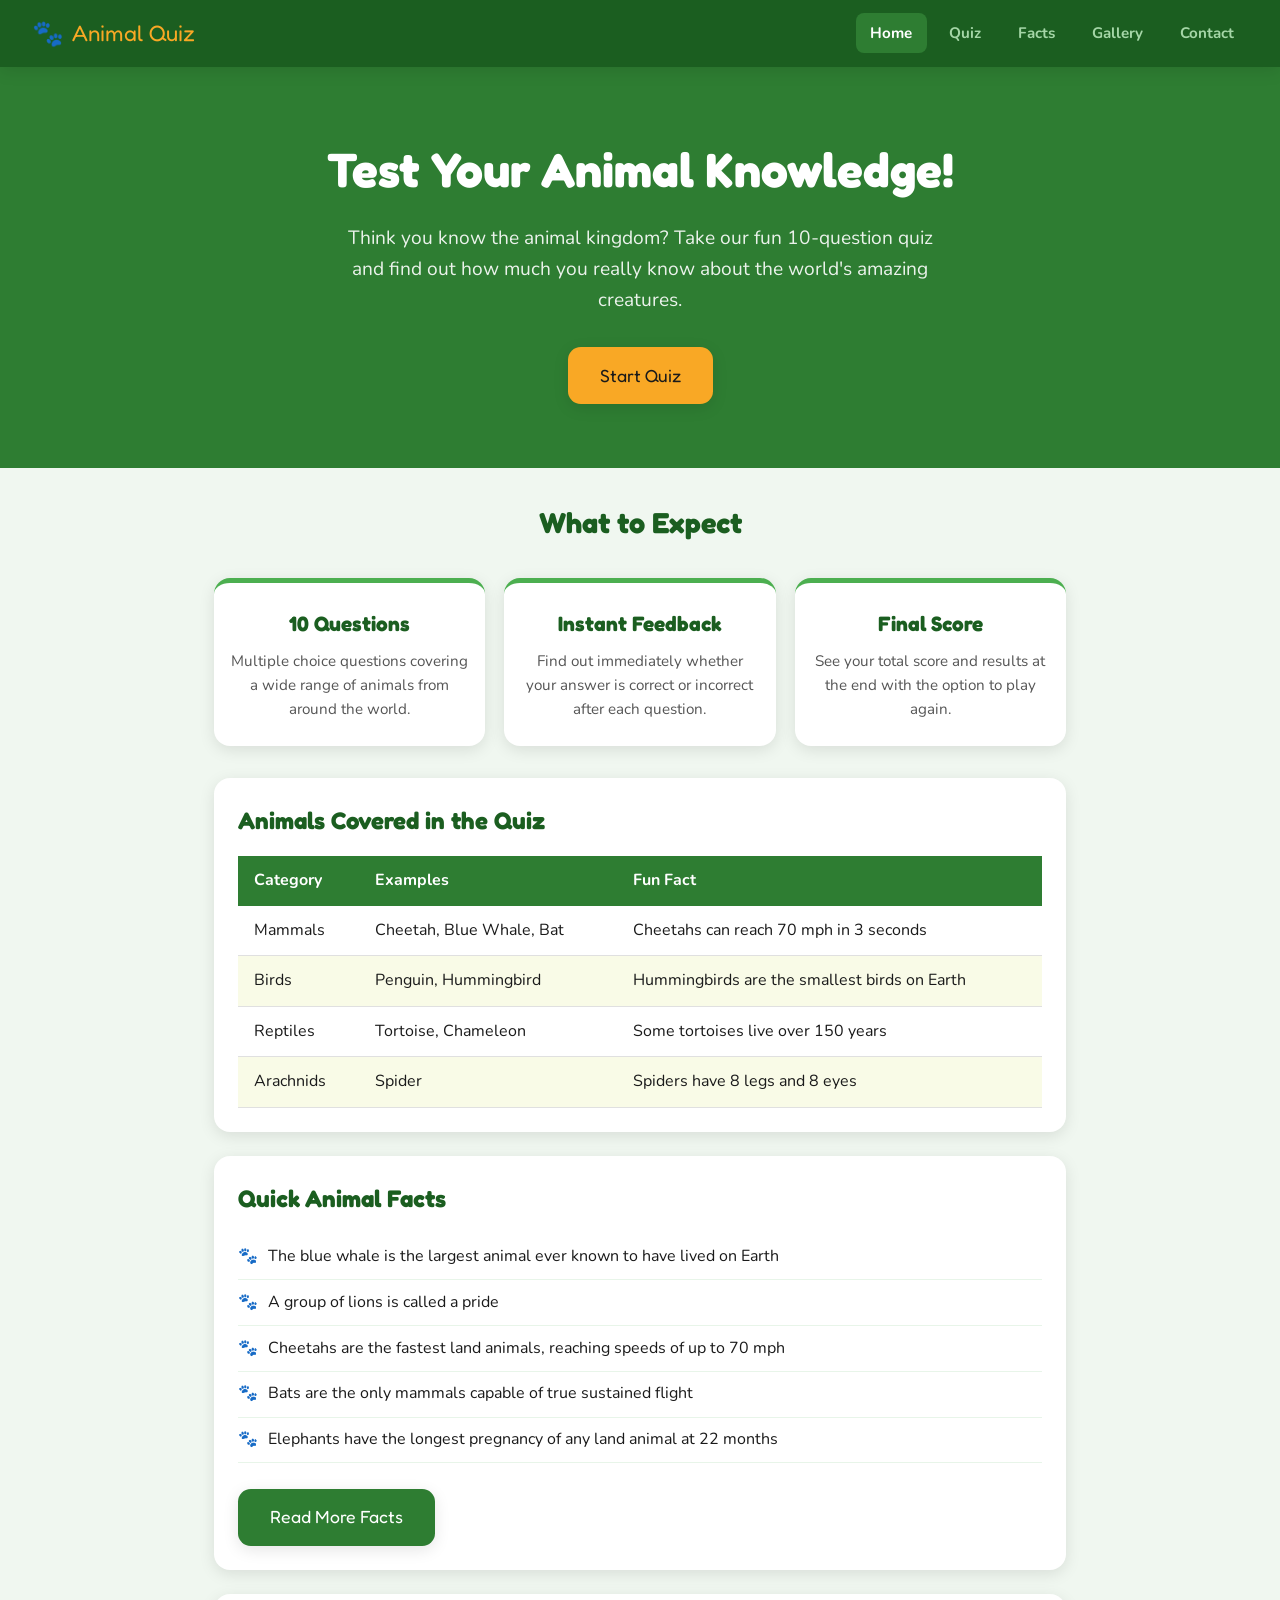
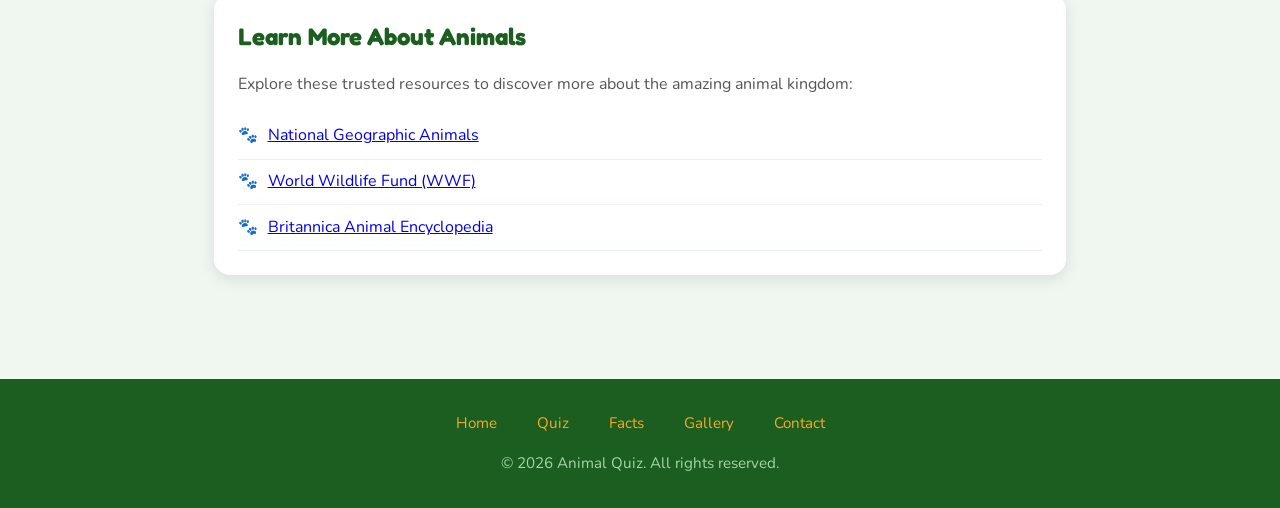
<file: index.html>
<!DOCTYPE html>
<html lang="en">
<head>
   <meta charset="UTF-8">
   <meta name="viewport" content="width=device-width, initial-scale=1.0">
   <meta name="description" content="Test your animal knowledge with our fun 10-question quiz! Learn amazing animal facts, explore our gallery, and challenge yourself today.">
   <title>Animal Quiz - Test Your Animal Knowledge</title>
   <link rel="stylesheet" href="styles.css">
</head>
<body>

   <nav aria-label="Main navigation">
      <a href="index.html" class="nav-logo" aria-label="Animal Quiz Home">
         <span class="logo-icon">🐾</span>
         <span>Animal Quiz</span>
      </a>
      <ul class="nav-links">
         <li><a href="index.html" class="active" aria-current="page">Home</a></li>
         <li><a href="quiz.html">Quiz</a></li>
         <li><a href="facts.html">Facts</a></li>
         <li><a href="gallery.html">Gallery</a></li>
         <li><a href="contact.html">Contact</a></li>
      </ul>
   </nav>

   <main>
      <!-- Hero -->
      <section class="hero" aria-label="Welcome section">
         <h1>Test Your Animal Knowledge!</h1>
         <p>Think you know the animal kingdom? Take our fun 10-question quiz and find out how much you really know about the world's amazing creatures.</p>
         <a href="quiz.html" class="btn btn-yellow" aria-label="Start the animal knowledge quiz">Start Quiz</a>
      </section>

      <div class="container">

         <!-- Features -->
         <section aria-label="Quiz features">
            <h2 style="font-family:'Fredoka One',cursive; color:var(--green-dark); font-size:1.8rem; margin-bottom:1.2rem; text-align:center;">What to Expect</h2>
            <div class="feature-grid">
               <div class="feature-card">
                  <h3>10 Questions</h3>
                  <p>Multiple choice questions covering a wide range of animals from around the world.</p>
               </div>
               <div class="feature-card">
                  <h3>Instant Feedback</h3>
                  <p>Find out immediately whether your answer is correct or incorrect after each question.</p>
               </div>
               <div class="feature-card">
                  <h3>Final Score</h3>
                  <p>See your total score and results at the end with the option to play again.</p>
               </div>
            </div>
         </section>

         <!-- Animal Categories Table -->
         <section class="card" aria-label="Animal categories covered in the quiz">
            <h2 style="font-family:'Fredoka One',cursive; color:var(--green-dark); font-size:1.5rem; margin-bottom:1rem;">Animals Covered in the Quiz</h2>
            <table aria-label="Animal categories and examples">
               <thead>
                  <tr>
                     <th>Category</th>
                     <th>Examples</th>
                     <th>Fun Fact</th>
                  </tr>
               </thead>
               <tbody>
                  <tr>
                     <td>Mammals</td>
                     <td>Cheetah, Blue Whale, Bat</td>
                     <td>Cheetahs can reach 70 mph in 3 seconds</td>
                  </tr>
                  <tr>
                     <td>Birds</td>
                     <td>Penguin, Hummingbird</td>
                     <td>Hummingbirds are the smallest birds on Earth</td>
                  </tr>
                  <tr>
                     <td>Reptiles</td>
                     <td>Tortoise, Chameleon</td>
                     <td>Some tortoises live over 150 years</td>
                  </tr>
                  <tr>
                     <td>Arachnids</td>
                     <td>Spider</td>
                     <td>Spiders have 8 legs and 8 eyes</td>
                  </tr>
               </tbody>
            </table>
         </section>

         <!-- Quick Facts List -->
         <section class="card" aria-label="Quick animal facts">
            <h2 style="font-family:'Fredoka One',cursive; color:var(--green-dark); font-size:1.5rem; margin-bottom:1rem;">Quick Animal Facts</h2>
            <ul class="animal-list" aria-label="List of quick animal facts">
               <li>The blue whale is the largest animal ever known to have lived on Earth</li>
               <li>A group of lions is called a pride</li>
               <li>Cheetahs are the fastest land animals, reaching speeds of up to 70 mph</li>
               <li>Bats are the only mammals capable of true sustained flight</li>
               <li>Elephants have the longest pregnancy of any land animal at 22 months</li>
            </ul>
            <br>
            <a href="facts.html" class="btn" aria-label="Read more animal facts">Read More Facts</a>
         </section>

         <!-- External Links -->
         <section class="card" aria-label="Learn more about animals">
            <h2 style="font-family:'Fredoka One',cursive; color:var(--green-dark); font-size:1.5rem; margin-bottom:1rem;">Learn More About Animals</h2>
            <p style="margin-bottom:1rem; color:var(--text-muted);">Explore these trusted resources to discover more about the amazing animal kingdom:</p>
            <ul class="animal-list">
               <li><a href="https://www.nationalgeographic.com/animals" target="_blank" rel="noopener noreferrer" aria-label="Visit National Geographic Animals website">National Geographic Animals</a></li>
               <li><a href="https://www.worldwildlife.org" target="_blank" rel="noopener noreferrer" aria-label="Visit World Wildlife Fund website">World Wildlife Fund (WWF)</a></li>
               <li><a href="https://www.britannica.com/animal" target="_blank" rel="noopener noreferrer" aria-label="Visit Britannica Animal Encyclopedia">Britannica Animal Encyclopedia</a></li>
            </ul>
         </section>

      </div>
   </main>

   <footer>
      <div class="footer-links">
         <a href="index.html">Home</a>
         <a href="quiz.html">Quiz</a>
         <a href="facts.html">Facts</a>
         <a href="gallery.html">Gallery</a>
         <a href="contact.html">Contact</a>
      </div>
      <p>&copy; 2026 Animal Quiz. All rights reserved.</p>
   </footer>

</body>
</html>
</file>
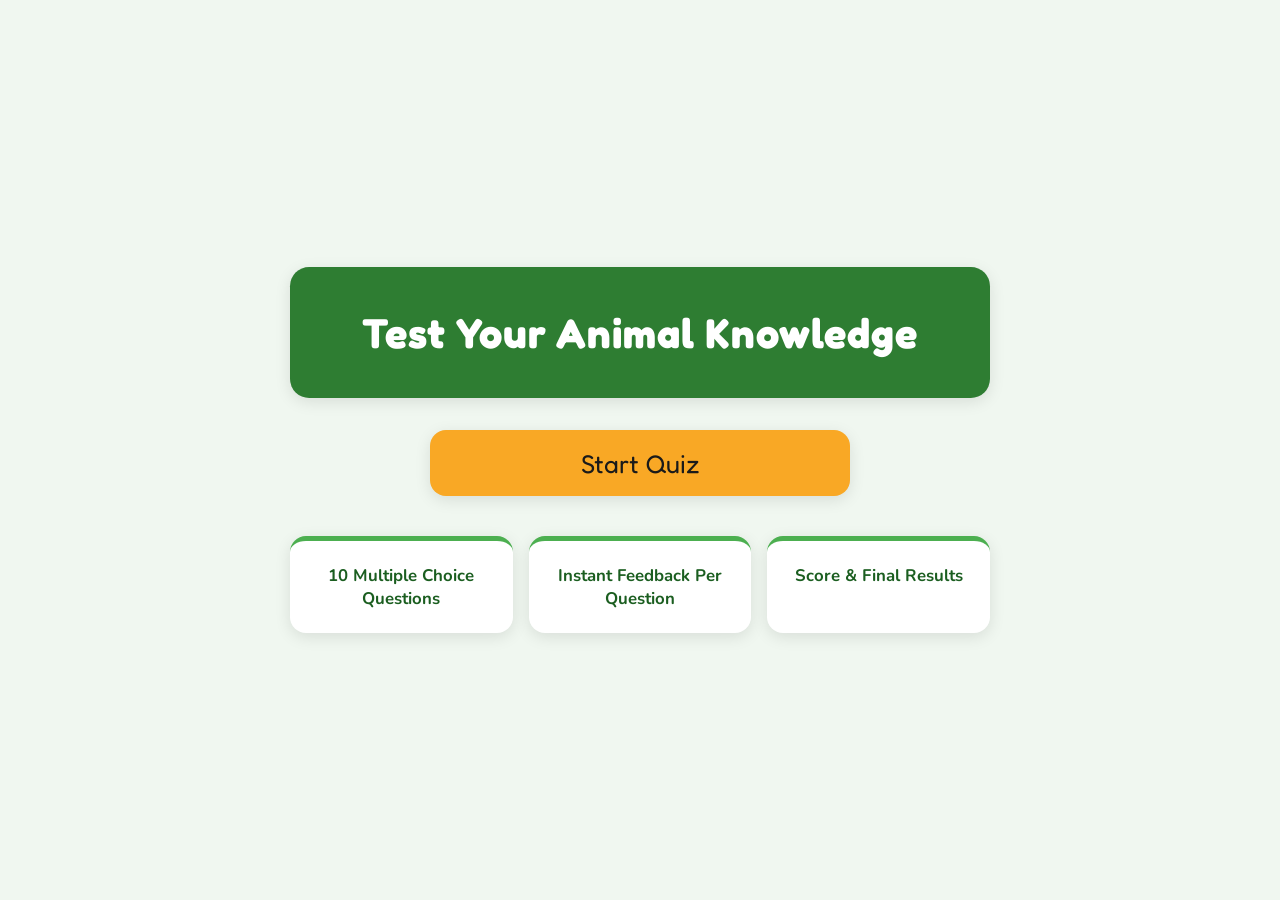
<file: animal quiz.html>
<!DOCTYPE html>
<html lang="en">
<head>
   <meta charset="UTF-8">
   <meta name="viewport" content="width=device-width, initial-scale=1.0">
   <title>Test Your Animal Knowledge</title>
   <style>
      @import url('https://fonts.googleapis.com/css2?family=Fredoka+One&family=Nunito:wght@400;600;700&display=swap');

      :root {
         --green: #2e7d32;
         --green-light: #4caf50;
         --green-dark: #1b5e20;
         --yellow: #f9a825;
         --yellow-light: #fdd835;
         --red: #c62828;
         --red-light: #ef9a9a;
         --white: #ffffff;
         --bg: #f0f7f0;
         --text: #1a1a1a;
         --card: #ffffff;
         --shadow: 0 4px 16px rgba(0,0,0,0.10);
      }

      * { box-sizing: border-box; margin: 0; padding: 0; }

      body {
         font-family: 'Nunito', sans-serif;
         background: var(--bg);
         color: var(--text);
         min-height: 100vh;
         display: flex;
         flex-direction: column;
         align-items: center;
         justify-content: center;
         padding: 1.5rem;
      }

      /* ── SCREENS ── */
      .screen { display: none; width: 100%; max-width: 700px; }
      .screen.active { display: block; }

      /* ── HOME ── */
      header {
         background: var(--green);
         border-radius: 1.2rem;
         padding: 2.5rem 2rem;
         text-align: center;
         margin-bottom: 2rem;
         box-shadow: var(--shadow);
      }

      header h1 {
         font-family: 'Fredoka One', cursive;
         font-size: 2.6rem;
         color: var(--white);
         letter-spacing: 0.02em;
      }

      #start-btn {
         display: block;
         width: 60%;
         margin: 0 auto 2.5rem;
         padding: 1.1rem 2rem;
         background: var(--yellow);
         color: var(--text);
         font-family: 'Fredoka One', cursive;
         font-size: 1.6rem;
         border: none;
         border-radius: 1rem;
         cursor: pointer;
         box-shadow: var(--shadow);
         transition: background 0.2s, transform 0.1s;
      }

      #start-btn:hover, #start-btn:focus {
         background: var(--yellow-light);
         transform: scale(1.03);
         outline: 3px solid var(--green-dark);
      }

      .features {
         display: flex;
         gap: 1rem;
         justify-content: space-between;
      }

      .feature-card {
         flex: 1;
         background: var(--card);
         border-radius: 1rem;
         padding: 1.4rem 1rem;
         text-align: center;
         box-shadow: var(--shadow);
         border-top: 5px solid var(--green-light);
      }

      .feature-card p {
         font-size: 1.05rem;
         font-weight: 700;
         color: var(--green-dark);
         line-height: 1.4;
      }

      /* ── QUIZ ── */
      #progress-bar-container {
         background: #c8e6c9;
         border-radius: 2rem;
         height: 1.2rem;
         margin-bottom: 1.5rem;
         overflow: hidden;
         box-shadow: inset 0 2px 4px rgba(0,0,0,0.08);
      }

      #progress-bar {
         height: 100%;
         background: var(--green);
         border-radius: 2rem;
         transition: width 0.4s ease;
         width: 0%;
      }

      #progress-label {
         text-align: center;
         font-size: 0.95rem;
         font-weight: 600;
         color: var(--green-dark);
         margin-bottom: 1rem;
      }

      #question-box {
         background: var(--green);
         color: var(--white);
         border-radius: 1.2rem;
         padding: 2rem 1.5rem;
         text-align: center;
         font-family: 'Fredoka One', cursive;
         font-size: 1.5rem;
         margin-bottom: 1.5rem;
         box-shadow: var(--shadow);
         min-height: 100px;
         display: flex;
         align-items: center;
         justify-content: center;
      }

      #feedback {
         text-align: center;
         font-size: 1.1rem;
         font-weight: 700;
         min-height: 1.8rem;
         margin-bottom: 0.8rem;
         border-radius: 0.5rem;
         padding: 0.3rem 1rem;
      }

      .feedback-correct { color: var(--green-dark); background: #c8e6c9; }
      .feedback-incorrect { color: var(--red); background: var(--red-light); }

      #choices {
         display: flex;
         flex-direction: column;
         gap: 0.85rem;
      }

      .choice-btn {
         width: 100%;
         padding: 1rem 1.5rem;
         background: var(--card);
         border: 2px solid #c8e6c9;
         border-radius: 0.9rem;
         font-family: 'Nunito', sans-serif;
         font-size: 1.1rem;
         font-weight: 700;
         color: var(--text);
         cursor: pointer;
         text-align: left;
         transition: background 0.15s, border-color 0.15s, transform 0.1s;
         box-shadow: var(--shadow);
      }

      .choice-btn:hover:not(:disabled), .choice-btn:focus:not(:disabled) {
         background: #e8f5e9;
         border-color: var(--green);
         transform: scale(1.01);
         outline: 3px solid var(--green-dark);
      }

      .choice-btn.correct {
         background: #c8e6c9;
         border-color: var(--green-dark);
         color: var(--green-dark);
      }

      .choice-btn.incorrect {
         background: var(--red-light);
         border-color: var(--red);
         color: var(--red);
      }

      .choice-btn:disabled { cursor: default; }

      #next-btn {
         display: none;
         margin: 1.2rem auto 0;
         padding: 0.8rem 2.5rem;
         background: var(--green);
         color: var(--white);
         font-family: 'Fredoka One', cursive;
         font-size: 1.2rem;
         border: none;
         border-radius: 0.8rem;
         cursor: pointer;
         box-shadow: var(--shadow);
         transition: background 0.2s;
      }

      #next-btn:hover, #next-btn:focus {
         background: var(--green-dark);
         outline: 3px solid var(--yellow);
      }

      /* ── RESULTS ── */
      #results-screen header {
         background: var(--green-dark);
      }

      #results-screen header h2 {
         font-family: 'Fredoka One', cursive;
         font-size: 2.2rem;
         color: var(--white);
      }

      #score-display {
         font-family: 'Fredoka One', cursive;
         font-size: 3rem;
         color: var(--green-dark);
         margin-top: 0.5rem;
      }

      .result-cards {
         display: flex;
         gap: 1.5rem;
         justify-content: center;
         margin: 2rem 0;
      }

      .result-card {
         flex: 1;
         background: var(--card);
         border-radius: 1rem;
         padding: 1.5rem 1rem;
         text-align: center;
         box-shadow: var(--shadow);
      }

      .result-card.correct-card { border-top: 5px solid var(--green-light); }
      .result-card.incorrect-card { border-top: 5px solid var(--red); }

      .result-card .result-num {
         font-family: 'Fredoka One', cursive;
         font-size: 2.5rem;
      }

      .correct-card .result-num { color: var(--green-dark); }
      .incorrect-card .result-num { color: var(--red); }

      .result-card p {
         font-size: 1rem;
         font-weight: 700;
         color: #555;
         margin-top: 0.3rem;
      }

      #play-again-btn {
         display: block;
         margin: 0 auto;
         padding: 1rem 2.5rem;
         background: var(--yellow);
         color: var(--text);
         font-family: 'Fredoka One', cursive;
         font-size: 1.4rem;
         border: none;
         border-radius: 1rem;
         cursor: pointer;
         box-shadow: var(--shadow);
         transition: background 0.2s, transform 0.1s;
      }

      #play-again-btn:hover, #play-again-btn:focus {
         background: var(--yellow-light);
         transform: scale(1.03);
         outline: 3px solid var(--green-dark);
      }

      @media (max-width: 500px) {
         header h1 { font-size: 1.8rem; }
         #start-btn { width: 90%; font-size: 1.3rem; }
         .features { flex-direction: column; }
         .result-cards { flex-direction: column; }
         #question-box { font-size: 1.2rem; }
      }
   </style>
</head>
<body>

   <!-- HOME SCREEN -->
   <main id="home-screen" class="screen active" aria-label="Quiz Home">
      <header>
         <h1>Test Your Animal Knowledge</h1>
      </header>
      <button id="start-btn" aria-label="Start the animal knowledge quiz">Start Quiz</button>
      <section aria-label="Quiz features">
         <div class="features">
            <div class="feature-card">
               <p>10 Multiple Choice Questions</p>
            </div>
            <div class="feature-card">
               <p>Instant Feedback Per Question</p>
            </div>
            <div class="feature-card">
               <p>Score &amp; Final Results</p>
            </div>
         </div>
      </section>
   </main>

   <!-- QUIZ SCREEN -->
   <main id="quiz-screen" class="screen" aria-label="Quiz Questions" aria-live="polite">
      <div id="progress-bar-container" role="progressbar" aria-valuemin="0" aria-valuemax="10" aria-valuenow="0" aria-label="Quiz progress">
         <div id="progress-bar"></div>
      </div>
      <p id="progress-label" aria-live="polite">Question 1 of 10</p>
      <div id="question-box" aria-live="polite" aria-atomic="true"></div>
      <div id="feedback" aria-live="assertive" aria-atomic="true" role="alert"></div>
      <div id="choices" role="group" aria-label="Answer choices"></div>
      <button id="next-btn" aria-label="Go to next question">Next Question</button>
   </main>

   <!-- RESULTS SCREEN -->
   <main id="results-screen" class="screen" aria-label="Quiz Results">
      <header>
         <h2>Quiz Complete!</h2>
         <p id="score-display" aria-live="polite"></p>
      </header>
      <div class="result-cards">
         <div class="result-card correct-card">
            <p class="result-num" id="num-correct"></p>
            <p>Correct</p>
         </div>
         <div class="result-card incorrect-card">
            <p class="result-num" id="num-incorrect"></p>
            <p>Incorrect</p>
         </div>
      </div>
      <button id="play-again-btn" aria-label="Play the quiz again">Play Again</button>
   </main>

   <script>
      const questions = [
         { question: "What is the fastest land animal?", choices: ["Lion", "Cheetah", "Horse", "Greyhound"], answer: 1 },
         { question: "How many legs does a spider have?", choices: ["6", "8", "10", "12"], answer: 1 },
         { question: "What is the largest mammal in the world?", choices: ["Elephant", "Giraffe", "Blue Whale", "Hippopotamus"], answer: 2 },
         { question: "Which bird cannot fly?", choices: ["Eagle", "Parrot", "Penguin", "Sparrow"], answer: 2 },
         { question: "What is a group of lions called?", choices: ["Pack", "Herd", "Pride", "Flock"], answer: 2 },
         { question: "Which animal is known for changing color?", choices: ["Iguana", "Chameleon", "Gecko", "Salamander"], answer: 1 },
         { question: "How long is an elephant pregnant before giving birth?", choices: ["6 months", "12 months", "18 months", "22 months"], answer: 3 },
         { question: "What is the only mammal capable of true flight?", choices: ["Flying Squirrel", "Bat", "Sugar Glider", "Colugo"], answer: 1 },
         { question: "Which animal has the longest lifespan?", choices: ["Tortoise", "Elephant", "Parrot", "Whale"], answer: 0 },
         { question: "What is the smallest bird in the world?", choices: ["Hummingbird", "Sparrow", "Finch", "Wren"], answer: 0 }
      ];

      let current = 0;
      let score = 0;
      let answered = false;

      const homeScreen = document.getElementById('home-screen');
      const quizScreen = document.getElementById('quiz-screen');
      const resultsScreen = document.getElementById('results-screen');
      const questionBox = document.getElementById('question-box');
      const choicesDiv = document.getElementById('choices');
      const feedback = document.getElementById('feedback');
      const nextBtn = document.getElementById('next-btn');
      const progressBar = document.getElementById('progress-bar');
      const progressLabel = document.getElementById('progress-label');
      const progressContainer = document.getElementById('progress-bar-container');

      function showScreen(screen) {
         homeScreen.classList.remove('active');
         quizScreen.classList.remove('active');
         resultsScreen.classList.remove('active');
         screen.classList.add('active');
      }

      function loadQuestion() {
         answered = false;
         feedback.textContent = '';
         feedback.className = '';
         nextBtn.style.display = 'none';

         const q = questions[current];
         questionBox.textContent = q.question;
         progressLabel.textContent = `Question ${current + 1} of ${questions.length}`;
         const pct = (current / questions.length) * 100;
         progressBar.style.width = pct + '%';
         progressContainer.setAttribute('aria-valuenow', current);

         choicesDiv.innerHTML = '';
         q.choices.forEach((choice, i) => {
            const btn = document.createElement('button');
            btn.className = 'choice-btn';
            btn.textContent = choice;
            btn.setAttribute('aria-label', `Choice ${i + 1}: ${choice}`);
            btn.addEventListener('click', () => selectAnswer(i, btn));
            choicesDiv.appendChild(btn);
         });
      }

      function selectAnswer(index, btn) {
         if (answered) return;
         answered = true;

         const correct = questions[current].answer;
         const allBtns = choicesDiv.querySelectorAll('.choice-btn');
         allBtns.forEach(b => b.disabled = true);

         if (index === correct) {
            btn.classList.add('correct');
            feedback.textContent = 'Correct!';
            feedback.className = 'feedback-correct';
            score++;
         } else {
            btn.classList.add('incorrect');
            allBtns[correct].classList.add('correct');
            feedback.textContent = `Incorrect! The correct answer is: ${questions[current].choices[correct]}`;
            feedback.className = 'feedback-incorrect';
         }

         nextBtn.style.display = 'block';
         nextBtn.textContent = current < questions.length - 1 ? 'Next Question' : 'See Results';
         nextBtn.setAttribute('aria-label', current < questions.length - 1 ? 'Go to next question' : 'See your final results');
      }

      function showResults() {
         progressBar.style.width = '100%';
         progressContainer.setAttribute('aria-valuenow', questions.length);
         document.getElementById('score-display').textContent = `${score} / ${questions.length}`;
         document.getElementById('num-correct').textContent = score;
         document.getElementById('num-incorrect').textContent = questions.length - score;
         showScreen(resultsScreen);
      }

      document.getElementById('start-btn').addEventListener('click', () => {
         current = 0;
         score = 0;
         showScreen(quizScreen);
         loadQuestion();
      });

      nextBtn.addEventListener('click', () => {
         current++;
         if (current < questions.length) {
            loadQuestion();
         } else {
            showResults();
         }
      });

      document.getElementById('play-again-btn').addEventListener('click', () => {
         current = 0;
         score = 0;
         showScreen(quizScreen);
         loadQuestion();
      });
   </script>

</body>
</html>
</file>
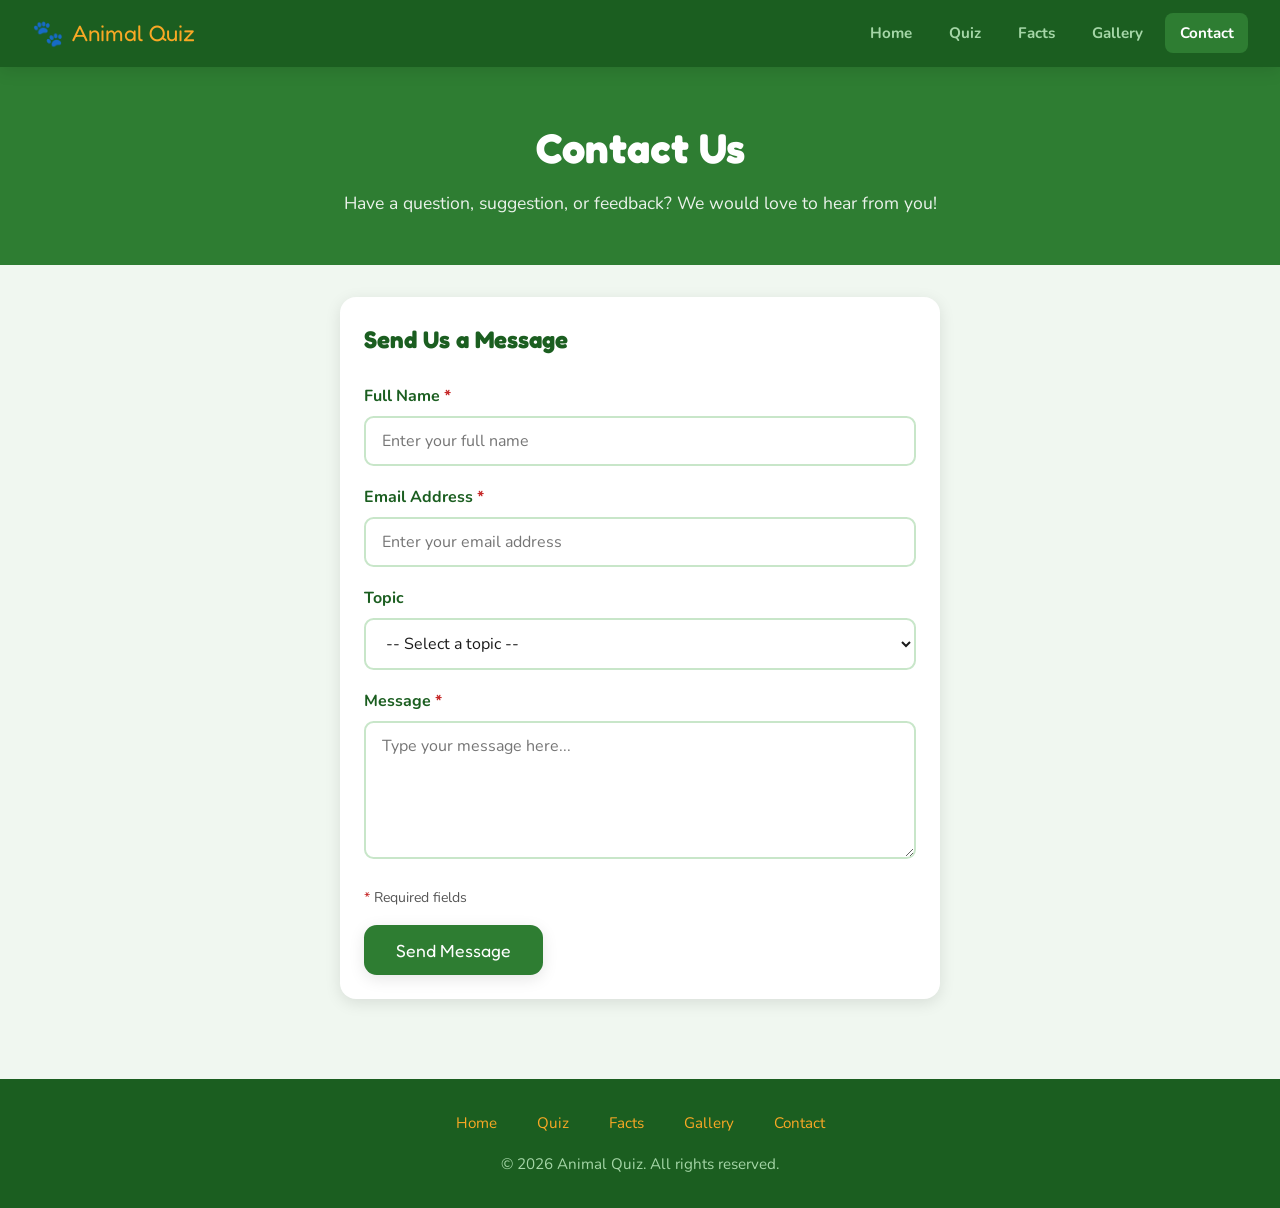
<file: contact.html>
<!DOCTYPE html>
<html lang="en">
<head>
   <meta charset="UTF-8">
   <meta name="viewport" content="width=device-width, initial-scale=1.0">
   <meta name="description" content="Contact the Animal Quiz team. Send us your feedback, suggest new quiz questions, or ask about the animal kingdom.">
   <title>Animal Quiz - Contact Us</title>
   <link rel="stylesheet" href="styles.css">
</head>
<body>

   <nav aria-label="Main navigation">
      <a href="index.html" class="nav-logo" aria-label="Animal Quiz Home">
         <span class="logo-icon">🐾</span>
         <span>Animal Quiz</span>
      </a>
      <ul class="nav-links">
         <li><a href="index.html">Home</a></li>
         <li><a href="quiz.html">Quiz</a></li>
         <li><a href="facts.html">Facts</a></li>
         <li><a href="gallery.html">Gallery</a></li>
         <li><a href="contact.html" class="active" aria-current="page">Contact</a></li>
      </ul>
   </nav>

   <main>
      <div class="page-header">
         <h1>Contact Us</h1>
         <p>Have a question, suggestion, or feedback? We would love to hear from you!</p>
      </div>

      <div class="container">
         <div class="card" style="max-width:600px; margin:0 auto;">
            <h2 style="font-family:'Fredoka One',cursive; color:var(--green-dark); font-size:1.5rem; margin-bottom:1.5rem;">Send Us a Message</h2>

            <form id="contact-form" novalidate aria-label="Contact form">

               <div class="form-group">
                  <label for="name">Full Name <span aria-hidden="true" style="color:var(--red);">*</span></label>
                  <input type="text" id="name" name="name" placeholder="Enter your full name"
                         aria-required="true" aria-describedby="name-error">
                  <p class="error-msg" id="name-error" role="alert">Please enter your full name.</p>
               </div>

               <div class="form-group">
                  <label for="email">Email Address <span aria-hidden="true" style="color:var(--red);">*</span></label>
                  <input type="email" id="email" name="email" placeholder="Enter your email address"
                         aria-required="true" aria-describedby="email-error">
                  <p class="error-msg" id="email-error" role="alert">Please enter a valid email address.</p>
               </div>

               <div class="form-group">
                  <label for="topic">Topic</label>
                  <select id="topic" name="topic" aria-label="Select a topic for your message">
                     <option value="">-- Select a topic --</option>
                     <option value="feedback">General Feedback</option>
                     <option value="suggestion">Suggest a Quiz Question</option>
                     <option value="question">Ask About an Animal</option>
                     <option value="other">Other</option>
                  </select>
               </div>

               <div class="form-group">
                  <label for="message">Message <span aria-hidden="true" style="color:var(--red);">*</span></label>
                  <textarea id="message" name="message" rows="5"
                            placeholder="Type your message here..."
                            aria-required="true" aria-describedby="message-error"></textarea>
                  <p class="error-msg" id="message-error" role="alert">Please enter a message.</p>
               </div>

               <p style="font-size:0.88rem; color:var(--text-muted); margin-bottom:1rem;">
                  <span style="color:var(--red);">*</span> Required fields
               </p>

               <button type="submit" class="btn" aria-label="Submit contact form">Send Message</button>

               <div class="success-msg" id="success-msg" role="alert" aria-live="assertive">
                  Thank you! Your message has been sent successfully. We will get back to you soon.
               </div>

            </form>
         </div>
      </div>
   </main>

   <footer>
      <div class="footer-links">
         <a href="index.html">Home</a>
         <a href="quiz.html">Quiz</a>
         <a href="facts.html">Facts</a>
         <a href="gallery.html">Gallery</a>
         <a href="contact.html">Contact</a>
      </div>
      <p>&copy; 2026 Animal Quiz. All rights reserved.</p>
   </footer>

   <script>
      const form = document.getElementById('contact-form');

      form.addEventListener('submit', function(e) {
         e.preventDefault();

         const name    = document.getElementById('name');
         const email   = document.getElementById('email');
         const message = document.getElementById('message');
         let valid = true;

         // Validate name
         if (!name.value.trim()) {
            name.classList.add('error');
            document.getElementById('name-error').classList.add('visible');
            valid = false;
         } else {
            name.classList.remove('error');
            document.getElementById('name-error').classList.remove('visible');
         }

         // Validate email
         const emailPattern = /^[^\s@]+@[^\s@]+\.[^\s@]+$/;
         if (!email.value.trim() || !emailPattern.test(email.value)) {
            email.classList.add('error');
            document.getElementById('email-error').classList.add('visible');
            valid = false;
         } else {
            email.classList.remove('error');
            document.getElementById('email-error').classList.remove('visible');
         }

         // Validate message
         if (!message.value.trim()) {
            message.classList.add('error');
            document.getElementById('message-error').classList.add('visible');
            valid = false;
         } else {
            message.classList.remove('error');
            document.getElementById('message-error').classList.remove('visible');
         }

         // Show success if valid
         if (valid) {
            form.reset();
            document.getElementById('success-msg').classList.add('visible');
         }
      });

      // Live validation — clear errors as user types
      ['name', 'email', 'message'].forEach(id => {
         document.getElementById(id).addEventListener('input', function() {
            this.classList.remove('error');
            document.getElementById(id + '-error').classList.remove('visible');
         });
      });
   </script>

</body>
</html>
</file>
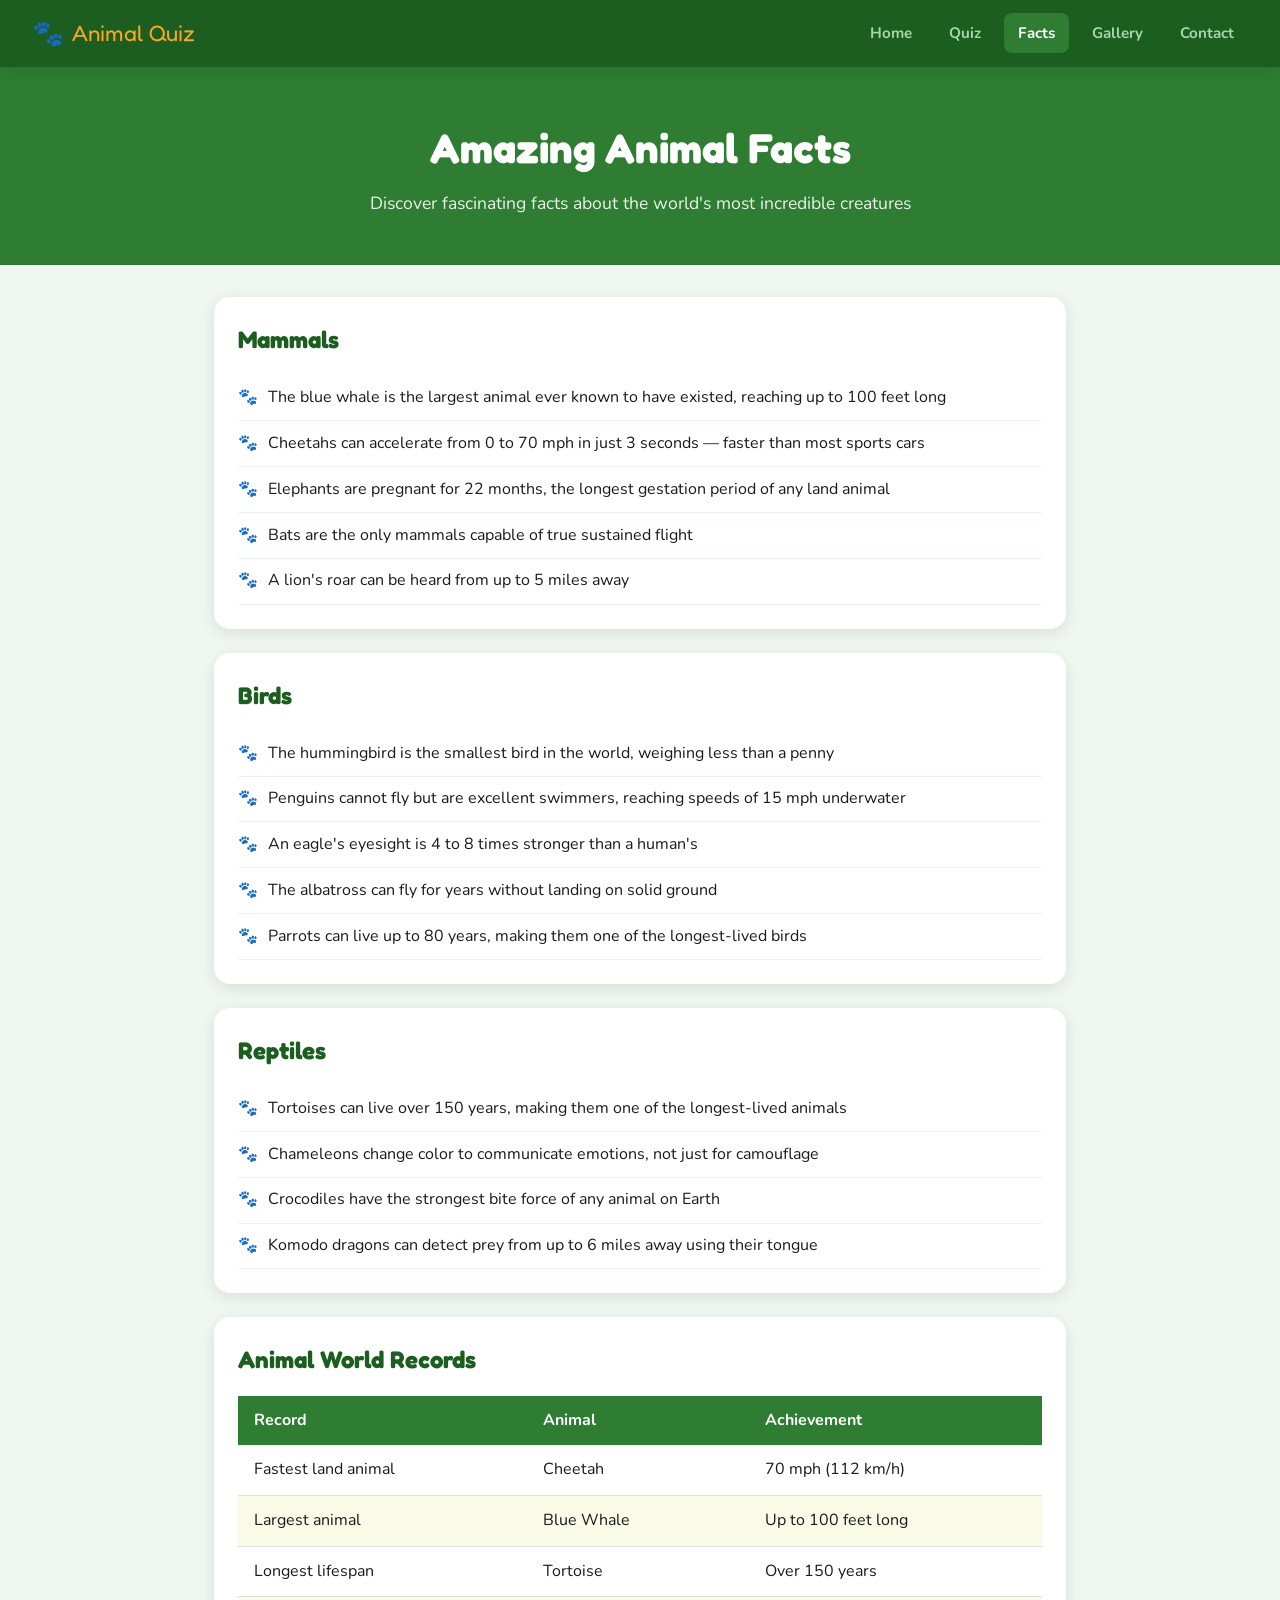
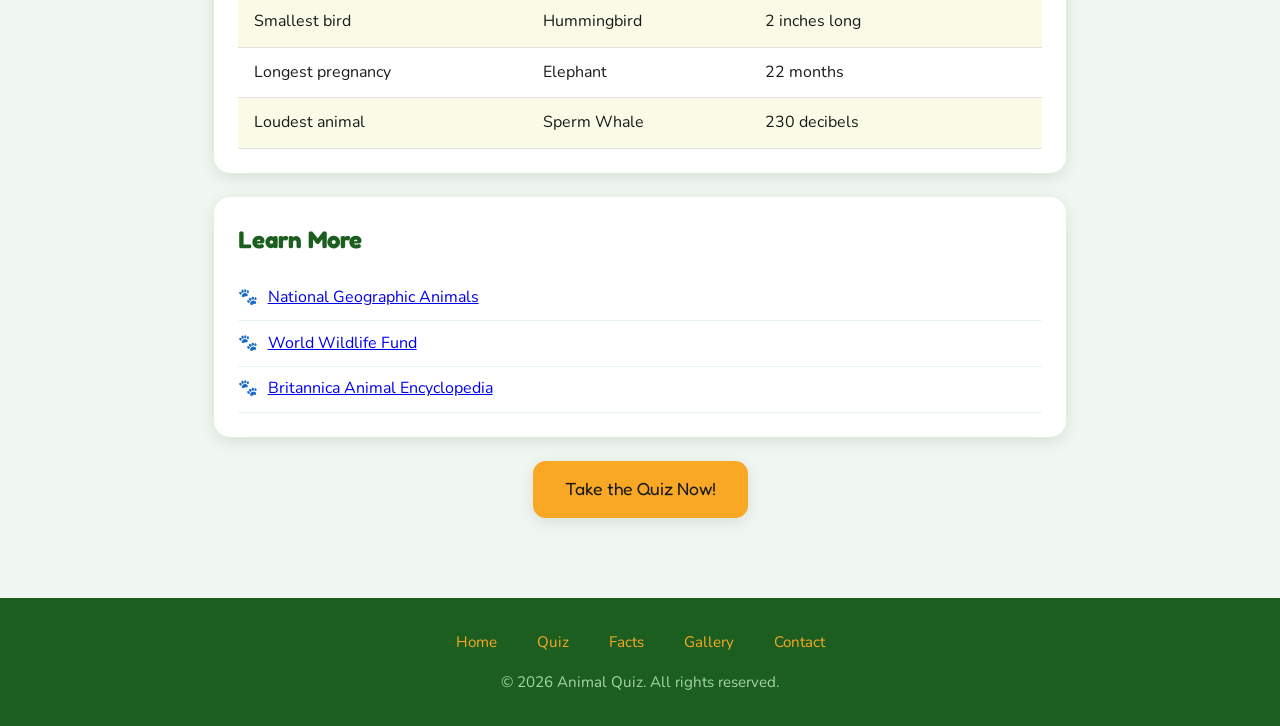
<file: facts.html>
<!DOCTYPE html>
<html lang="en">
<head>
   <meta charset="UTF-8">
   <meta name="viewport" content="width=device-width, initial-scale=1.0">
   <meta name="description" content="Discover amazing animal facts! Learn about the fastest, largest, and most fascinating creatures on Earth.">
   <title>Animal Quiz - Amazing Animal Facts</title>
   <link rel="stylesheet" href="styles.css">
</head>
<body>

   <nav aria-label="Main navigation">
      <a href="index.html" class="nav-logo" aria-label="Animal Quiz Home">
         <span class="logo-icon">🐾</span>
         <span>Animal Quiz</span>
      </a>
      <ul class="nav-links">
         <li><a href="index.html">Home</a></li>
         <li><a href="quiz.html">Quiz</a></li>
         <li><a href="facts.html" class="active" aria-current="page">Facts</a></li>
         <li><a href="gallery.html">Gallery</a></li>
         <li><a href="contact.html">Contact</a></li>
      </ul>
   </nav>

   <main>
      <div class="page-header">
         <h1>Amazing Animal Facts</h1>
         <p>Discover fascinating facts about the world's most incredible creatures</p>
      </div>

      <div class="container">

         <!-- Mammals -->
         <section class="card" aria-label="Mammal facts">
            <h2 style="font-family:'Fredoka One',cursive; color:var(--green-dark); font-size:1.5rem; margin-bottom:1rem;">Mammals</h2>
            <ul class="animal-list">
               <li>The blue whale is the largest animal ever known to have existed, reaching up to 100 feet long</li>
               <li>Cheetahs can accelerate from 0 to 70 mph in just 3 seconds — faster than most sports cars</li>
               <li>Elephants are pregnant for 22 months, the longest gestation period of any land animal</li>
               <li>Bats are the only mammals capable of true sustained flight</li>
               <li>A lion's roar can be heard from up to 5 miles away</li>
            </ul>
         </section>

         <!-- Birds -->
         <section class="card" aria-label="Bird facts">
            <h2 style="font-family:'Fredoka One',cursive; color:var(--green-dark); font-size:1.5rem; margin-bottom:1rem;">Birds</h2>
            <ul class="animal-list">
               <li>The hummingbird is the smallest bird in the world, weighing less than a penny</li>
               <li>Penguins cannot fly but are excellent swimmers, reaching speeds of 15 mph underwater</li>
               <li>An eagle's eyesight is 4 to 8 times stronger than a human's</li>
               <li>The albatross can fly for years without landing on solid ground</li>
               <li>Parrots can live up to 80 years, making them one of the longest-lived birds</li>
            </ul>
         </section>

         <!-- Reptiles -->
         <section class="card" aria-label="Reptile facts">
            <h2 style="font-family:'Fredoka One',cursive; color:var(--green-dark); font-size:1.5rem; margin-bottom:1rem;">Reptiles</h2>
            <ul class="animal-list">
               <li>Tortoises can live over 150 years, making them one of the longest-lived animals</li>
               <li>Chameleons change color to communicate emotions, not just for camouflage</li>
               <li>Crocodiles have the strongest bite force of any animal on Earth</li>
               <li>Komodo dragons can detect prey from up to 6 miles away using their tongue</li>
            </ul>
         </section>

         <!-- Animal Records Table -->
         <section class="card" aria-label="Animal world records">
            <h2 style="font-family:'Fredoka One',cursive; color:var(--green-dark); font-size:1.5rem; margin-bottom:1rem;">Animal World Records</h2>
            <table aria-label="Table of animal world records">
               <thead>
                  <tr>
                     <th>Record</th>
                     <th>Animal</th>
                     <th>Achievement</th>
                  </tr>
               </thead>
               <tbody>
                  <tr><td>Fastest land animal</td><td>Cheetah</td><td>70 mph (112 km/h)</td></tr>
                  <tr><td>Largest animal</td><td>Blue Whale</td><td>Up to 100 feet long</td></tr>
                  <tr><td>Longest lifespan</td><td>Tortoise</td><td>Over 150 years</td></tr>
                  <tr><td>Smallest bird</td><td>Hummingbird</td><td>2 inches long</td></tr>
                  <tr><td>Longest pregnancy</td><td>Elephant</td><td>22 months</td></tr>
                  <tr><td>Loudest animal</td><td>Sperm Whale</td><td>230 decibels</td></tr>
               </tbody>
            </table>
         </section>

         <!-- External Resources -->
         <section class="card" aria-label="External animal resources">
            <h2 style="font-family:'Fredoka One',cursive; color:var(--green-dark); font-size:1.5rem; margin-bottom:1rem;">Learn More</h2>
            <ul class="animal-list">
               <li><a href="https://www.nationalgeographic.com/animals" target="_blank" rel="noopener noreferrer">National Geographic Animals</a></li>
               <li><a href="https://www.worldwildlife.org" target="_blank" rel="noopener noreferrer">World Wildlife Fund</a></li>
               <li><a href="https://www.britannica.com/animal" target="_blank" rel="noopener noreferrer">Britannica Animal Encyclopedia</a></li>
            </ul>
         </section>

         <div style="text-align:center;">
            <a href="quiz.html" class="btn btn-yellow" aria-label="Take the animal quiz">Take the Quiz Now!</a>
         </div>

      </div>
   </main>

   <footer>
      <div class="footer-links">
         <a href="index.html">Home</a>
         <a href="quiz.html">Quiz</a>
         <a href="facts.html">Facts</a>
         <a href="gallery.html">Gallery</a>
         <a href="contact.html">Contact</a>
      </div>
      <p>&copy; 2026 Animal Quiz. All rights reserved.</p>
   </footer>

</body>
</html>
</file>
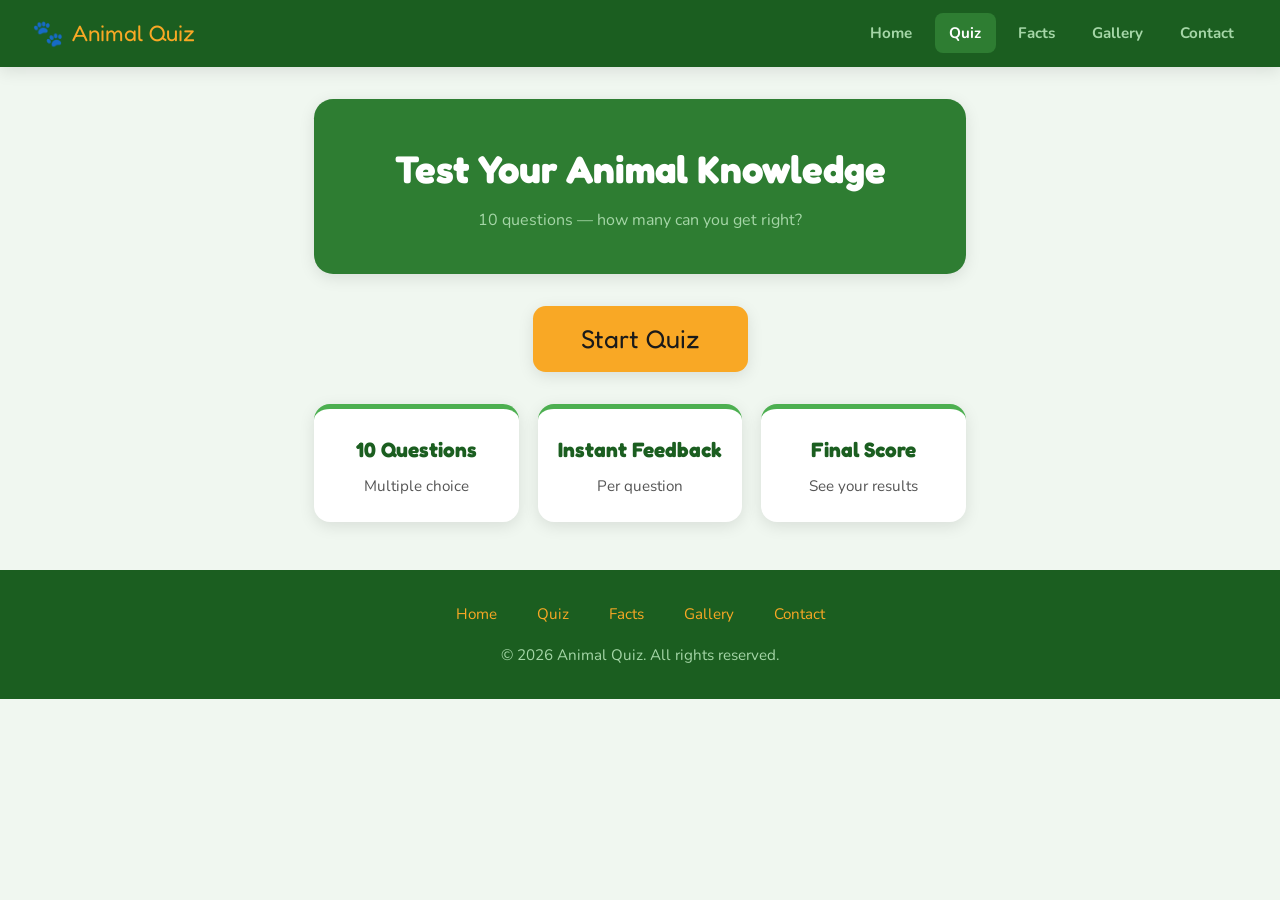
<file: quiz.html>
<!DOCTYPE html>
<html lang="en">
<head>
   <meta charset="UTF-8">
   <meta name="viewport" content="width=device-width, initial-scale=1.0">
   <meta name="description" content="Take the Animal Knowledge Quiz! Answer 10 multiple choice questions and test how much you know about the animal kingdom.">
   <title>Animal Quiz - Take the Quiz</title>
   <link rel="stylesheet" href="styles.css">
</head>
<body>

   <nav aria-label="Main navigation">
      <a href="index.html" class="nav-logo" aria-label="Animal Quiz Home">
         <span class="logo-icon">🐾</span>
         <span>Animal Quiz</span>
      </a>
      <ul class="nav-links">
         <li><a href="index.html">Home</a></li>
         <li><a href="quiz.html" class="active" aria-current="page">Quiz</a></li>
         <li><a href="facts.html">Facts</a></li>
         <li><a href="gallery.html">Gallery</a></li>
         <li><a href="contact.html">Contact</a></li>
      </ul>
   </nav>

   <main>
      <div class="quiz-wrapper">

         <!-- HOME SCREEN -->
         <div id="home-screen">
            <header style="background:var(--green); border-radius:1.2rem; padding:2.5rem 2rem; text-align:center; margin-bottom:2rem; box-shadow:var(--shadow);">
               <h1 style="font-family:'Fredoka One',cursive; font-size:2.4rem; color:var(--white);">Test Your Animal Knowledge</h1>
               <p style="color:#a5d6a7; margin-top:0.5rem;">10 questions — how many can you get right?</p>
            </header>
            <div style="text-align:center; margin-bottom:2rem;">
               <button id="start-btn" class="btn btn-yellow" style="font-size:1.6rem; padding:1.1rem 3rem;" aria-label="Start the animal knowledge quiz">Start Quiz</button>
            </div>
            <div class="feature-grid">
               <div class="feature-card"><h3>10 Questions</h3><p>Multiple choice</p></div>
               <div class="feature-card"><h3>Instant Feedback</h3><p>Per question</p></div>
               <div class="feature-card"><h3>Final Score</h3><p>See your results</p></div>
            </div>
         </div>

         <!-- QUIZ SCREEN -->
         <div id="quiz-screen" style="display:none;">
            <div id="progress-bar-container" role="progressbar" aria-valuemin="0" aria-valuemax="10" aria-valuenow="0" aria-label="Quiz progress">
               <div id="progress-bar"></div>
            </div>
            <p id="progress-label" aria-live="polite">Question 1 of 10</p>
            <div id="question-box" aria-live="polite" aria-atomic="true"></div>
            <div id="feedback" aria-live="assertive" aria-atomic="true" role="alert"></div>
            <div id="choices" role="group" aria-label="Answer choices"></div>
            <div style="text-align:center;">
               <button id="next-btn" aria-label="Go to next question">Next Question</button>
            </div>
         </div>

         <!-- RESULTS SCREEN -->
         <div id="results-screen" style="display:none;">
            <header style="background:var(--green-dark); border-radius:1.2rem; padding:2rem; text-align:center; margin-bottom:2rem; box-shadow:var(--shadow);">
               <h2 style="font-family:'Fredoka One',cursive; font-size:2.2rem; color:var(--white);">Quiz Complete!</h2>
               <p id="score-display" aria-live="polite"></p>
            </header>
            <div class="result-cards">
               <div class="result-card correct-card">
                  <p class="result-num" id="num-correct"></p>
                  <p>Correct</p>
               </div>
               <div class="result-card incorrect-card">
                  <p class="result-num" id="num-incorrect"></p>
                  <p>Incorrect</p>
               </div>
            </div>
            <div style="text-align:center; margin-top:1rem;">
               <button id="play-again-btn" class="btn btn-yellow" style="font-size:1.4rem;" aria-label="Play the quiz again">Play Again</button>
            </div>
         </div>

      </div>
   </main>

   <footer>
      <div class="footer-links">
         <a href="index.html">Home</a>
         <a href="quiz.html">Quiz</a>
         <a href="facts.html">Facts</a>
         <a href="gallery.html">Gallery</a>
         <a href="contact.html">Contact</a>
      </div>
      <p>&copy; 2026 Animal Quiz. All rights reserved.</p>
   </footer>

   <script>
      const questions = [
         { question: "What is the fastest land animal?", choices: ["Lion", "Cheetah", "Horse", "Greyhound"], answer: 1 },
         { question: "How many legs does a spider have?", choices: ["6", "8", "10", "12"], answer: 1 },
         { question: "What is the largest mammal in the world?", choices: ["Elephant", "Giraffe", "Blue Whale", "Hippopotamus"], answer: 2 },
         { question: "Which bird cannot fly?", choices: ["Eagle", "Parrot", "Penguin", "Sparrow"], answer: 2 },
         { question: "What is a group of lions called?", choices: ["Pack", "Herd", "Pride", "Flock"], answer: 2 },
         { question: "Which animal is known for changing color?", choices: ["Iguana", "Chameleon", "Gecko", "Salamander"], answer: 1 },
         { question: "How long is an elephant pregnant before giving birth?", choices: ["6 months", "12 months", "18 months", "22 months"], answer: 3 },
         { question: "What is the only mammal capable of true flight?", choices: ["Flying Squirrel", "Bat", "Sugar Glider", "Colugo"], answer: 1 },
         { question: "Which animal has the longest lifespan?", choices: ["Tortoise", "Elephant", "Parrot", "Whale"], answer: 0 },
         { question: "What is the smallest bird in the world?", choices: ["Hummingbird", "Sparrow", "Finch", "Wren"], answer: 0 }
      ];

      let current = 0, score = 0, answered = false;

      const homeScreen    = document.getElementById('home-screen');
      const quizScreen    = document.getElementById('quiz-screen');
      const resultsScreen = document.getElementById('results-screen');
      const questionBox   = document.getElementById('question-box');
      const choicesDiv    = document.getElementById('choices');
      const feedback      = document.getElementById('feedback');
      const nextBtn       = document.getElementById('next-btn');
      const progressBar   = document.getElementById('progress-bar');
      const progressLabel = document.getElementById('progress-label');
      const progressContainer = document.getElementById('progress-bar-container');

      function showScreen(screen) {
         homeScreen.style.display    = 'none';
         quizScreen.style.display    = 'none';
         resultsScreen.style.display = 'none';
         screen.style.display = 'block';
      }

      function loadQuestion() {
         answered = false;
         feedback.textContent = '';
         feedback.className = '';
         nextBtn.style.display = 'none';
         const q = questions[current];
         questionBox.textContent = q.question;
         progressLabel.textContent = `Question ${current + 1} of ${questions.length}`;
         progressBar.style.width = (current / questions.length * 100) + '%';
         progressContainer.setAttribute('aria-valuenow', current);
         choicesDiv.innerHTML = '';
         q.choices.forEach((choice, i) => {
            const btn = document.createElement('button');
            btn.className = 'choice-btn';
            btn.textContent = choice;
            btn.setAttribute('aria-label', `Choice ${i + 1}: ${choice}`);
            btn.addEventListener('click', () => selectAnswer(i, btn));
            choicesDiv.appendChild(btn);
         });
      }

      function selectAnswer(index, btn) {
         if (answered) return;
         answered = true;
         const correct = questions[current].answer;
         const allBtns = choicesDiv.querySelectorAll('.choice-btn');
         allBtns.forEach(b => b.disabled = true);
         if (index === correct) {
            btn.classList.add('correct');
            feedback.textContent = 'Correct!';
            feedback.className = 'feedback-correct';
            score++;
         } else {
            btn.classList.add('incorrect');
            allBtns[correct].classList.add('correct');
            feedback.textContent = `Incorrect! The correct answer is: ${questions[current].choices[correct]}`;
            feedback.className = 'feedback-incorrect';
         }
         nextBtn.style.display = 'block';
         nextBtn.textContent = current < questions.length - 1 ? 'Next Question' : 'See Results';
      }

      function showResults() {
         progressBar.style.width = '100%';
         progressContainer.setAttribute('aria-valuenow', questions.length);
         document.getElementById('score-display').textContent = `${score} / ${questions.length}`;
         document.getElementById('num-correct').textContent = score;
         document.getElementById('num-incorrect').textContent = questions.length - score;
         showScreen(resultsScreen);
      }

      document.getElementById('start-btn').addEventListener('click', () => {
         current = 0; score = 0;
         showScreen(quizScreen);
         loadQuestion();
      });

      nextBtn.addEventListener('click', () => {
         current++;
         if (current < questions.length) loadQuestion();
         else showResults();
      });

      document.getElementById('play-again-btn').addEventListener('click', () => {
         current = 0; score = 0;
         showScreen(quizScreen);
         loadQuestion();
      });
   </script>

</body>
</html>
</file>
<file: styles.css>
@import url('https://fonts.googleapis.com/css2?family=Fredoka+One&family=Nunito:wght@400;600;700&display=swap');

:root {
   --green: #2e7d32;
   --green-light: #4caf50;
   --green-dark: #1b5e20;
   --yellow: #f9a825;
   --yellow-light: #fdd835;
   --red: #c62828;
   --red-light: #ef9a9a;
   --white: #ffffff;
   --bg: #f0f7f0;
   --text: #1a1a1a;
   --text-muted: #555555;
   --card: #ffffff;
   --shadow: 0 4px 16px rgba(0,0,0,0.10);
   --radius: 1rem;
}

* { box-sizing: border-box; margin: 0; padding: 0; }

body {
   font-family: 'Nunito', sans-serif;
   background: var(--bg);
   color: var(--text);
   min-height: 100vh;
   line-height: 1.6;
   font-size: 1rem;
}

/* ── NAVIGATION ── */
nav {
   background: var(--green-dark);
   padding: 0 2rem;
   display: flex;
   align-items: center;
   justify-content: space-between;
   box-shadow: var(--shadow);
   position: sticky;
   top: 0;
   z-index: 100;
}

.nav-logo {
   display: flex;
   align-items: center;
   gap: 0.5rem;
   text-decoration: none;
   padding: 0.8rem 0;
}

.nav-logo span {
   font-family: 'Fredoka One', cursive;
   font-size: 1.4rem;
   color: var(--yellow);
}

.nav-logo .logo-icon {
   font-size: 1.6rem;
}

.nav-links {
   list-style: none;
   display: flex;
   gap: 0.5rem;
}

.nav-links a {
   color: #a5d6a7;
   text-decoration: none;
   font-weight: 700;
   font-size: 0.95rem;
   padding: 0.5rem 0.9rem;
   border-radius: 0.5rem;
   transition: background 0.2s, color 0.2s;
   display: block;
}

.nav-links a:hover,
.nav-links a.active {
   background: var(--green);
   color: var(--white);
}

/* ── FOOTER ── */
footer {
   background: var(--green-dark);
   color: #a5d6a7;
   text-align: center;
   padding: 2rem 1rem;
   margin-top: 3rem;
   font-size: 0.95rem;
}

footer a {
   color: var(--yellow);
   text-decoration: none;
   margin: 0 0.5rem;
}

footer a:hover { text-decoration: underline; }

.footer-links {
   display: flex;
   justify-content: center;
   gap: 1.5rem;
   margin-bottom: 1rem;
   flex-wrap: wrap;
}

/* ── PAGE HEADER ── */
.page-header {
   background: var(--green);
   color: var(--white);
   text-align: center;
   padding: 3rem 2rem;
}

.page-header h1 {
   font-family: 'Fredoka One', cursive;
   font-size: 2.6rem;
   margin-bottom: 0.5rem;
}

.page-header p {
   font-size: 1.1rem;
   opacity: 0.9;
}

/* ── CONTAINER ── */
.container {
   max-width: 900px;
   margin: 0 auto;
   padding: 2rem 1.5rem;
}

/* ── CARDS ── */
.card {
   background: var(--card);
   border-radius: var(--radius);
   padding: 1.5rem;
   box-shadow: var(--shadow);
   margin-bottom: 1.5rem;
}

/* ── BUTTONS ── */
.btn {
   display: inline-block;
   padding: 0.9rem 2rem;
   background: var(--green);
   color: var(--white);
   font-family: 'Fredoka One', cursive;
   font-size: 1.1rem;
   border: none;
   border-radius: 0.8rem;
   cursor: pointer;
   text-decoration: none;
   transition: background 0.2s, transform 0.1s;
   box-shadow: var(--shadow);
}

.btn:hover, .btn:focus {
   background: var(--green-dark);
   transform: scale(1.02);
   outline: 3px solid var(--yellow);
}

.btn-yellow {
   background: var(--yellow);
   color: var(--text);
}

.btn-yellow:hover, .btn-yellow:focus {
   background: var(--yellow-light);
   outline: 3px solid var(--green-dark);
}

/* ── FORMS ── */
.form-group {
   margin-bottom: 1.2rem;
}

.form-group label {
   display: block;
   font-weight: 700;
   margin-bottom: 0.4rem;
   color: var(--green-dark);
}

.form-group input,
.form-group textarea,
.form-group select {
   width: 100%;
   padding: 0.75rem 1rem;
   border: 2px solid #c8e6c9;
   border-radius: 0.6rem;
   font-family: 'Nunito', sans-serif;
   font-size: 1rem;
   color: var(--text);
   background: var(--white);
   transition: border-color 0.2s;
}

.form-group input:focus,
.form-group textarea:focus,
.form-group select:focus {
   outline: none;
   border-color: var(--green);
}

.form-group input.error,
.form-group textarea.error {
   border-color: var(--red);
}

.error-msg {
   color: var(--red);
   font-size: 0.88rem;
   margin-top: 0.3rem;
   display: none;
}

.error-msg.visible { display: block; }

.success-msg {
   background: #c8e6c9;
   color: var(--green-dark);
   padding: 1rem 1.5rem;
   border-radius: 0.6rem;
   font-weight: 700;
   display: none;
   margin-top: 1rem;
}

.success-msg.visible { display: block; }

/* ── TABLE ── */
table {
   width: 100%;
   border-collapse: collapse;
   font-size: 1rem;
}

th {
   background: var(--green);
   color: var(--white);
   padding: 0.75rem 1rem;
   text-align: left;
   font-weight: 700;
}

td {
   padding: 0.75rem 1rem;
   border-bottom: 1px solid #e0e0e0;
}

tr:nth-child(even) td { background: #f9fbe7; }
tr:hover td { background: #e8f5e9; }

/* ── LISTS ── */
.animal-list {
   list-style: none;
   padding: 0;
}

.animal-list li {
   padding: 0.6rem 0;
   border-bottom: 1px solid #e8f5e9;
   display: flex;
   align-items: center;
   gap: 0.6rem;
   font-size: 1rem;
}

.animal-list li::before {
   content: "🐾";
   font-size: 1rem;
}

/* ── GALLERY ── */
.gallery-grid {
   display: grid;
   grid-template-columns: repeat(auto-fit, minmax(220px, 1fr));
   gap: 1.2rem;
   margin-top: 1.5rem;
}

.gallery-item {
   background: var(--card);
   border-radius: var(--radius);
   overflow: hidden;
   box-shadow: var(--shadow);
   text-align: center;
}

.gallery-item img {
   width: 100%;
   height: 180px;
   object-fit: cover;
}

.gallery-item p {
   padding: 0.75rem;
   font-weight: 700;
   color: var(--green-dark);
}

/* ── HERO (home) ── */
.hero {
   background: var(--green);
   color: var(--white);
   text-align: center;
   padding: 4rem 2rem;
}

.hero h1 {
   font-family: 'Fredoka One', cursive;
   font-size: 3rem;
   margin-bottom: 1rem;
}

.hero p {
   font-size: 1.2rem;
   margin-bottom: 2rem;
   opacity: 0.9;
   max-width: 600px;
   margin-left: auto;
   margin-right: auto;
}

.feature-grid {
   display: grid;
   grid-template-columns: repeat(auto-fit, minmax(200px, 1fr));
   gap: 1.2rem;
   margin: 2rem 0;
}

.feature-card {
   background: var(--card);
   border-radius: var(--radius);
   padding: 1.5rem 1rem;
   text-align: center;
   box-shadow: var(--shadow);
   border-top: 5px solid var(--green-light);
}

.feature-card h3 {
   font-family: 'Fredoka One', cursive;
   font-size: 1.3rem;
   color: var(--green-dark);
   margin-bottom: 0.5rem;
}

.feature-card p {
   color: var(--text-muted);
   font-size: 0.95rem;
}

/* ── QUIZ STYLES ── */
.quiz-wrapper {
   max-width: 700px;
   margin: 2rem auto;
   padding: 0 1.5rem;
}

#progress-bar-container {
   background: #c8e6c9;
   border-radius: 2rem;
   height: 1.2rem;
   margin-bottom: 1rem;
   overflow: hidden;
}

#progress-bar {
   height: 100%;
   background: var(--green);
   border-radius: 2rem;
   transition: width 0.4s ease;
   width: 0%;
}

#progress-label {
   text-align: center;
   font-size: 0.95rem;
   font-weight: 600;
   color: var(--green-dark);
   margin-bottom: 1rem;
}

#question-box {
   background: var(--green);
   color: var(--white);
   border-radius: 1.2rem;
   padding: 2rem 1.5rem;
   text-align: center;
   font-family: 'Fredoka One', cursive;
   font-size: 1.5rem;
   margin-bottom: 1.5rem;
   box-shadow: var(--shadow);
   min-height: 100px;
   display: flex;
   align-items: center;
   justify-content: center;
}

#feedback {
   text-align: center;
   font-size: 1.1rem;
   font-weight: 700;
   min-height: 1.8rem;
   margin-bottom: 0.8rem;
   border-radius: 0.5rem;
   padding: 0.3rem 1rem;
}

.feedback-correct { color: var(--green-dark); background: #c8e6c9; }
.feedback-incorrect { color: var(--red); background: var(--red-light); }

#choices {
   display: flex;
   flex-direction: column;
   gap: 0.85rem;
}

.choice-btn {
   width: 100%;
   padding: 1rem 1.5rem;
   background: var(--card);
   border: 2px solid #c8e6c9;
   border-radius: 0.9rem;
   font-family: 'Nunito', sans-serif;
   font-size: 1.1rem;
   font-weight: 700;
   color: var(--text);
   cursor: pointer;
   text-align: left;
   transition: background 0.15s, border-color 0.15s, transform 0.1s;
   box-shadow: var(--shadow);
}

.choice-btn:hover:not(:disabled), .choice-btn:focus:not(:disabled) {
   background: #e8f5e9;
   border-color: var(--green);
   transform: scale(1.01);
   outline: 3px solid var(--green-dark);
}

.choice-btn.correct { background: #c8e6c9; border-color: var(--green-dark); color: var(--green-dark); }
.choice-btn.incorrect { background: var(--red-light); border-color: var(--red); color: var(--red); }
.choice-btn:disabled { cursor: default; }

#next-btn {
   display: none;
   margin: 1.2rem auto 0;
   padding: 0.8rem 2.5rem;
   background: var(--green);
   color: var(--white);
   font-family: 'Fredoka One', cursive;
   font-size: 1.2rem;
   border: none;
   border-radius: 0.8rem;
   cursor: pointer;
   box-shadow: var(--shadow);
   transition: background 0.2s;
}

#next-btn:hover, #next-btn:focus {
   background: var(--green-dark);
   outline: 3px solid var(--yellow);
}

.result-cards {
   display: flex;
   gap: 1.5rem;
   justify-content: center;
   margin: 2rem 0;
}

.result-card {
   flex: 1;
   background: var(--card);
   border-radius: var(--radius);
   padding: 1.5rem 1rem;
   text-align: center;
   box-shadow: var(--shadow);
}

.result-card.correct-card { border-top: 5px solid var(--green-light); }
.result-card.incorrect-card { border-top: 5px solid var(--red); }

.result-num {
   font-family: 'Fredoka One', cursive;
   font-size: 2.5rem;
}

.correct-card .result-num { color: var(--green-dark); }
.incorrect-card .result-num { color: var(--red); }

#score-display {
   font-family: 'Fredoka One', cursive;
   font-size: 3rem;
   color: var(--green-dark);
   margin-top: 0.5rem;
}

/* ── RESPONSIVE ── */
@media (max-width: 600px) {
   .hero h1 { font-size: 2rem; }
   .page-header h1 { font-size: 1.8rem; }
   .nav-links { gap: 0.2rem; }
   .nav-links a { font-size: 0.85rem; padding: 0.5rem 0.6rem; }
   .result-cards { flex-direction: column; }
   #question-box { font-size: 1.2rem; }
   .gallery-grid { grid-template-columns: 1fr 1fr; }
}
</file>
